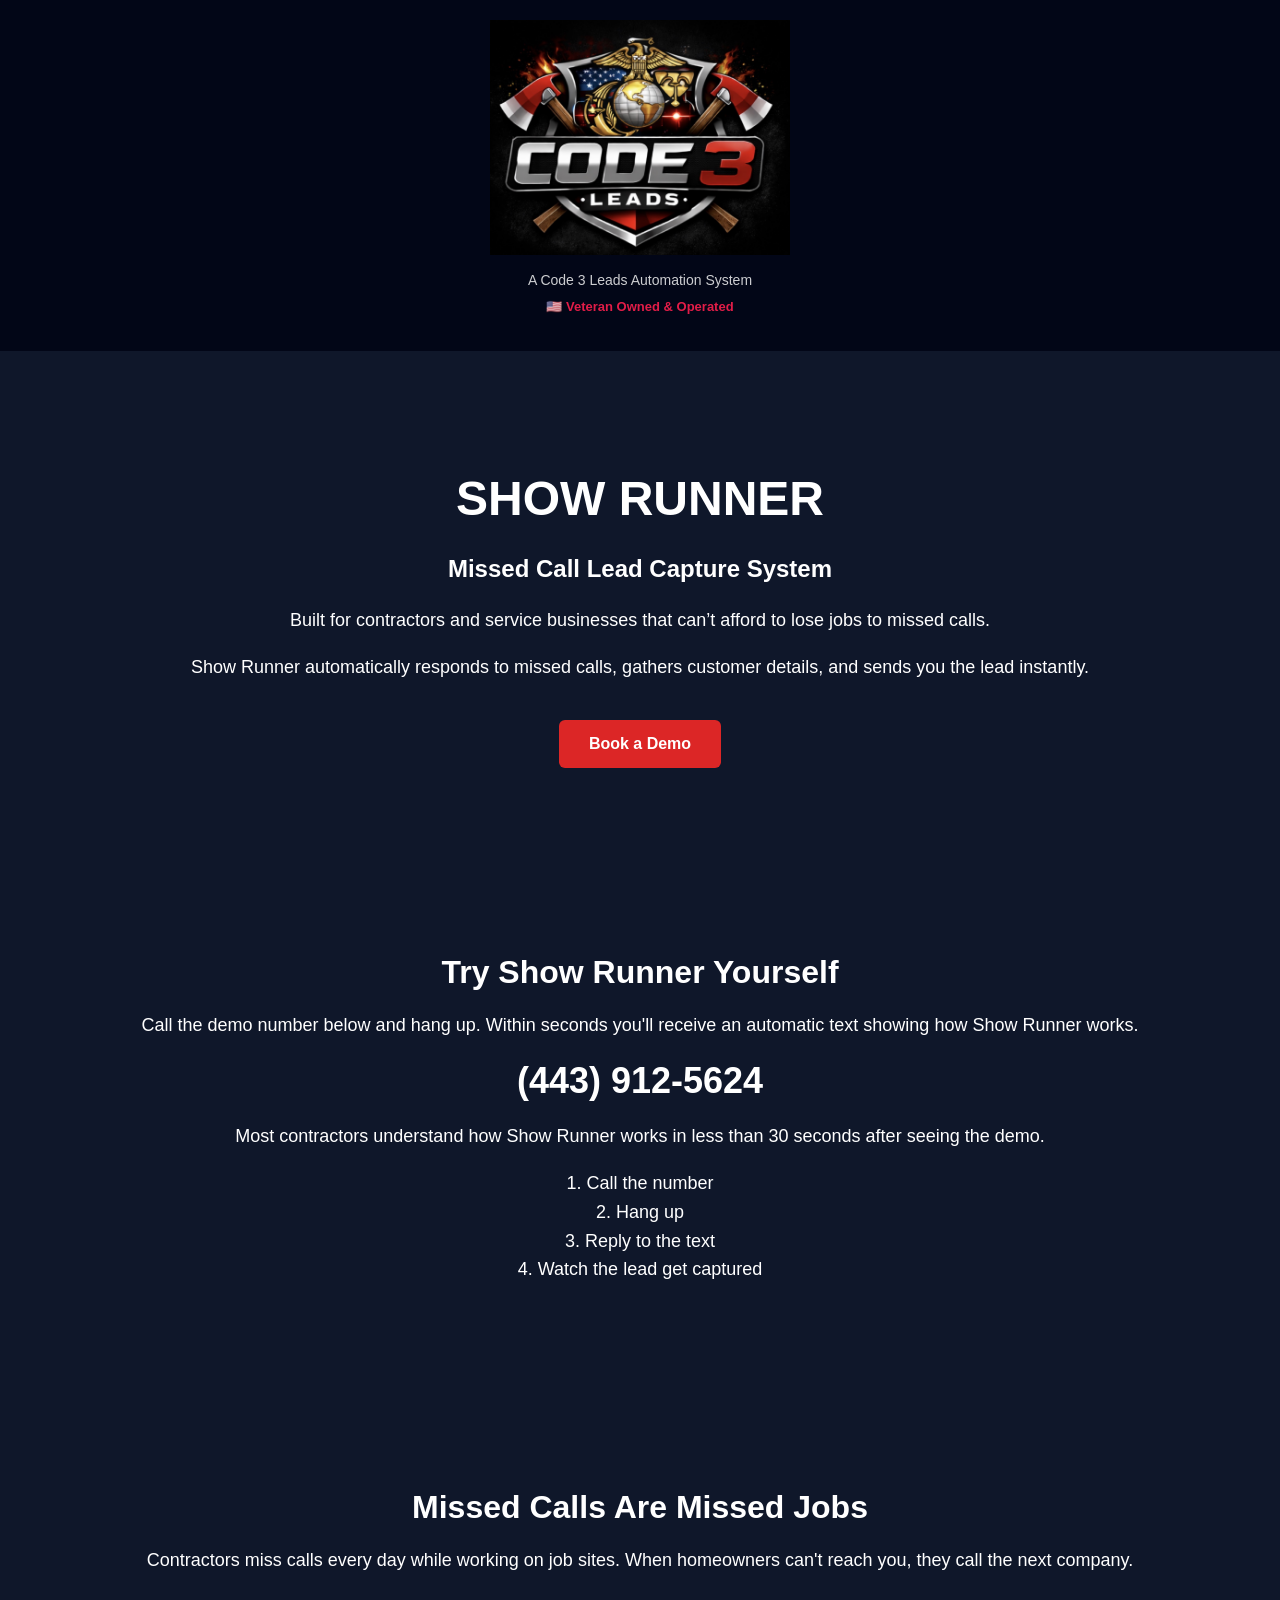
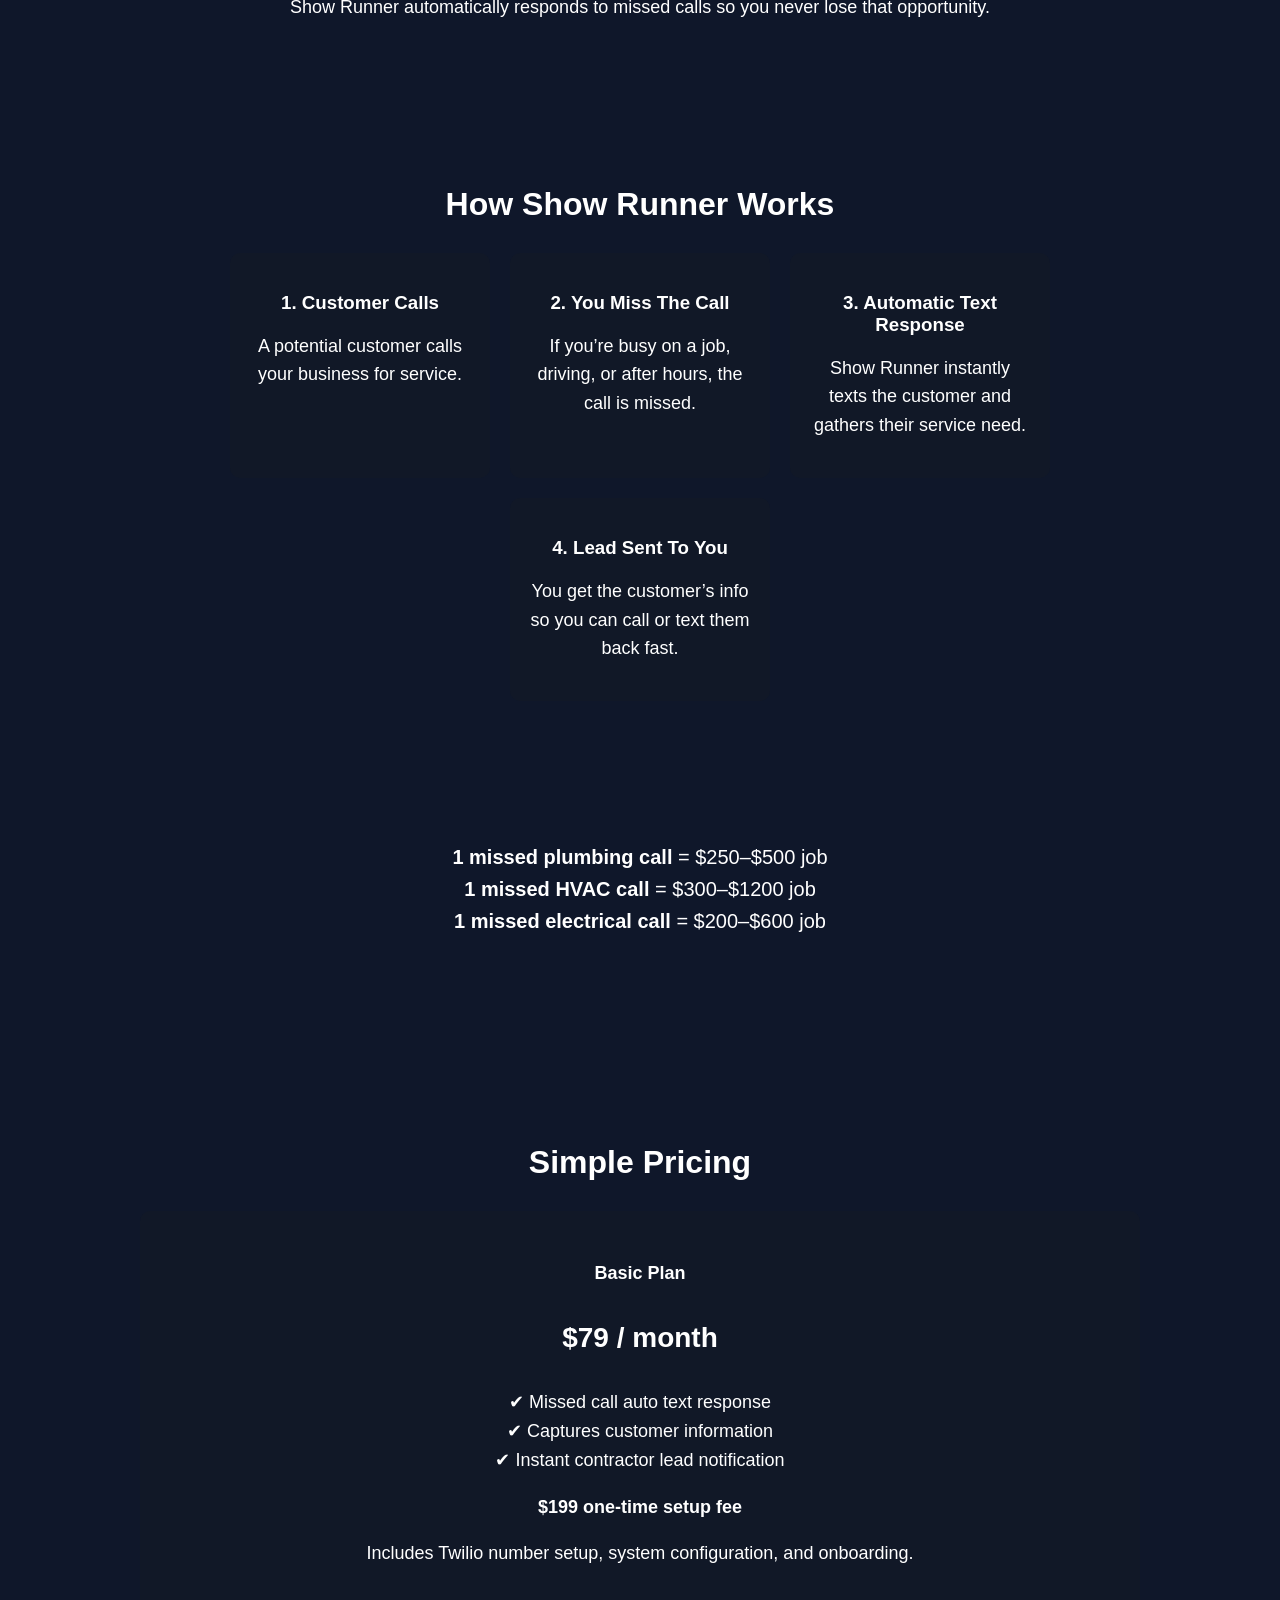
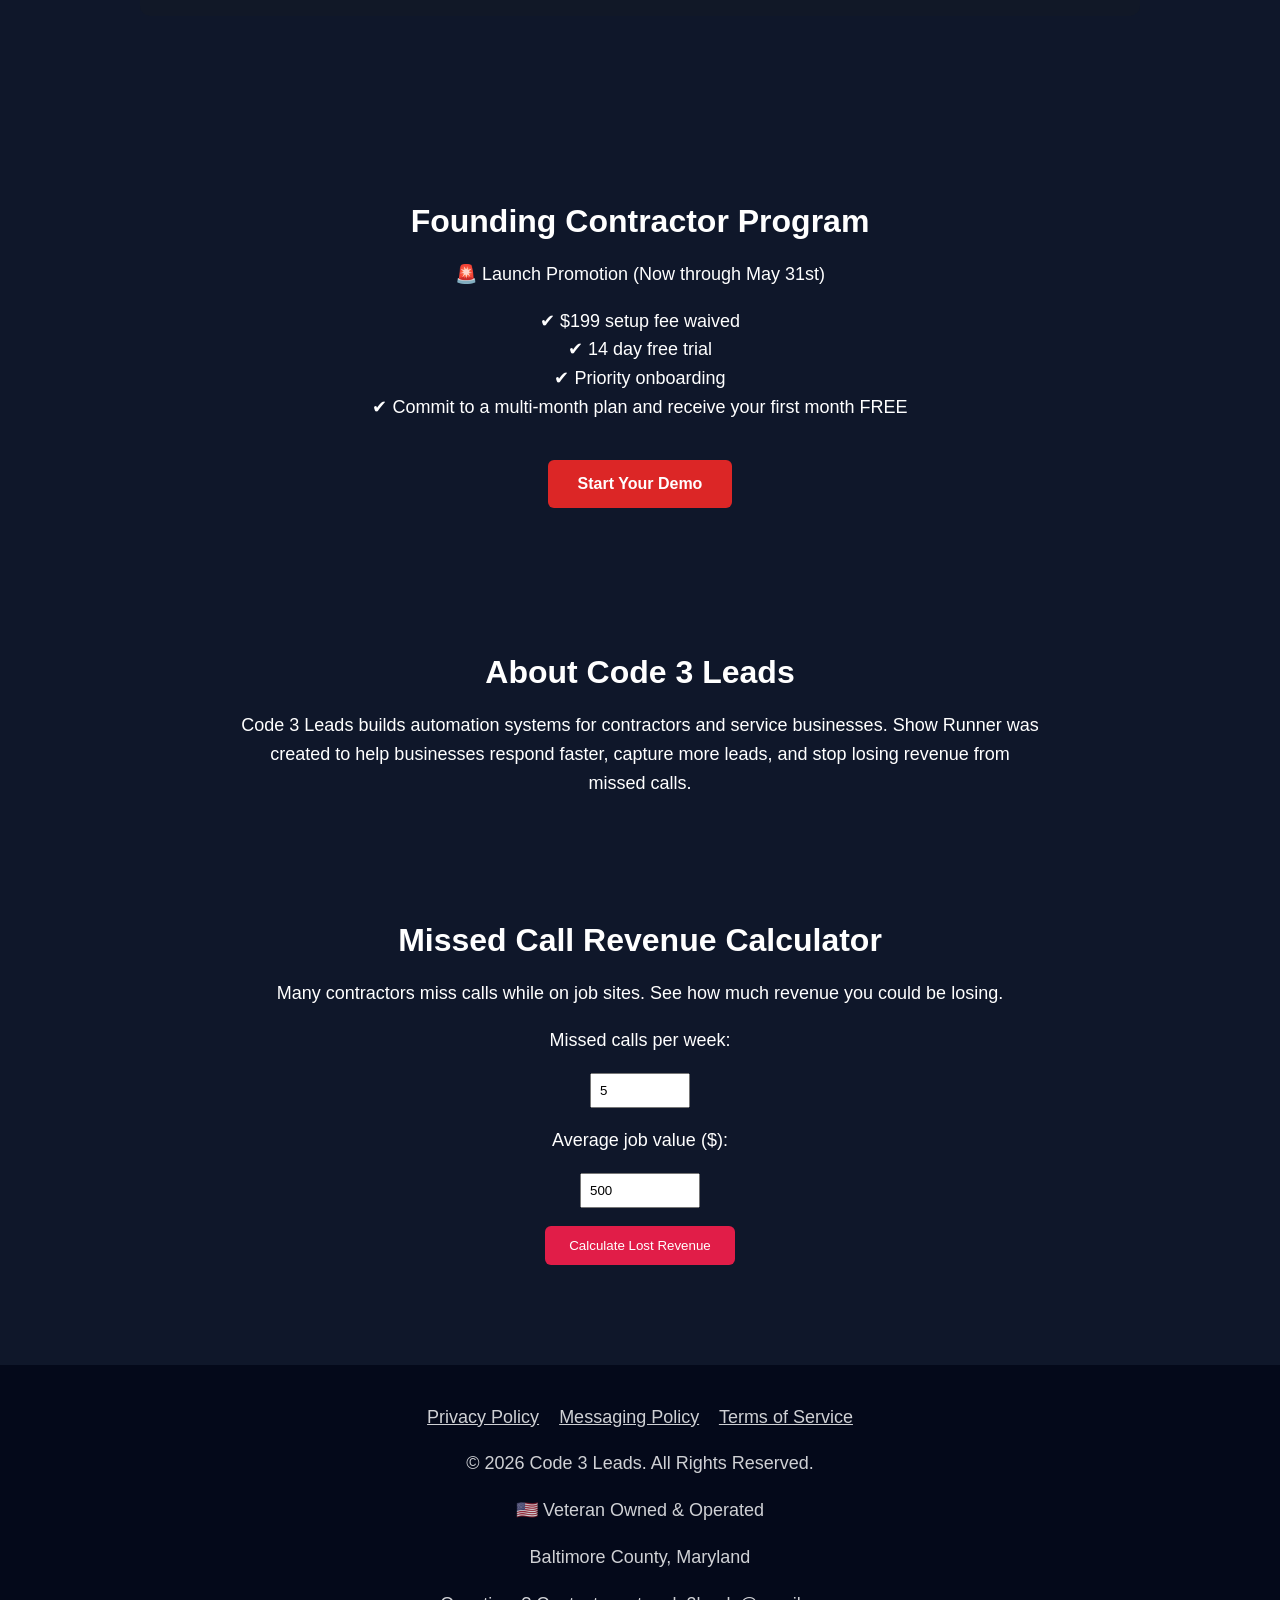
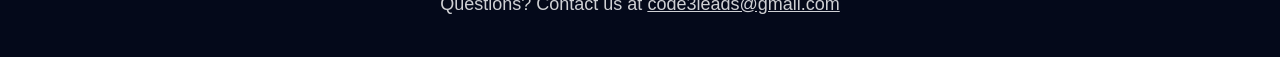
<file: index.html>
<!DOCTYPE html>
<html>
<head>
<title>Show Runner | Code 3 Leads</title>
<meta name="viewport" content="width=device-width, initial-scale=1.0">
<style>
body{
  font-family:Arial, sans-serif;
  margin:0;
  background:#0f172a;
  color:white;
  text-align:center;
}

section{
  padding:80px 20px;
  max-width:1000px;
  margin:auto;
}

h1{
  font-size:48px;
  margin-bottom:20px;
}

h2{
  font-size:32px;
  margin-bottom:20px;
}

h3{
  margin-bottom:10px;
}

p{
  font-size:18px;
  line-height:1.6;
}

.button{
  display:inline-block;
  background:#dc2626;
  color:white;
  padding:15px 30px;
  margin-top:20px;
  text-decoration:none;
  border-radius:6px;
  font-weight:bold;
}

.button:hover{
  background:#b91c1c;
}

.demo-number{
  font-size:36px;
  margin:20px 0;
  font-weight:bold;
}

.pricing-box{
  background:#111827;
  padding:30px;
  border-radius:10px;
  margin-top:30px;
}

.card-row{
  display:flex;
  flex-wrap:wrap;
  justify-content:center;
  gap:20px;
  margin-top:30px;
}

.card{
  background:#111827;
  padding:20px;
  border-radius:10px;
  width:220px;
}

.footer{
  margin-top:80px;
  font-size:14px;
  opacity:.85;
}

a{
  color:#f87171;
}
</style>
</head>

<body>

<header style="padding:20px; background:#020617; text-align:center;">
  <img src="code3-logo.png" alt="Code 3 Leads Logo" style="width:300px;">
  <p style="margin:10px 0 0 0; font-size:14px; opacity:0.8;">
    A Code 3 Leads Automation System
  </p>
  <p style="margin-top:6px; font-size:13px; color:#e11d48; font-weight:bold;">
    🇺🇸 Veteran Owned & Operated
  </p>
</header>

<section>
  <h1>SHOW RUNNER</h1>

  <p style="font-size:24px; font-weight:bold; margin-bottom:10px;">
    Missed Call Lead Capture System
  </p>

  <p>
    Built for contractors and service businesses that can’t afford to lose jobs to missed calls.
  </p>

  <p>
    Show Runner automatically responds to missed calls, gathers customer details, and sends you the lead instantly.
  </p>

  <a class="button" href="https://calendly.com/code3leads/30min" target="_blank">
    Book a Demo
  </a>
</section>

<section>
  <h2>Try Show Runner Yourself</h2>

  <p>
    Call the demo number below and hang up. Within seconds you'll receive an automatic text showing how Show Runner works.
  </p>

  <div class="demo-number">(443) 912-5624</div>

  <p>
    Most contractors understand how Show Runner works in less than 30 seconds after seeing the demo.
  </p>

  <p>
    1. Call the number<br>
    2. Hang up<br>
    3. Reply to the text<br>
    4. Watch the lead get captured
  </p>
</section>

<section>
  <h2>Missed Calls Are Missed Jobs</h2>

  <p>
    Contractors miss calls every day while working on job sites. When homeowners can't reach you, they call the next company.
  </p>

  <p>
    Show Runner automatically responds to missed calls so you never lose that opportunity.
  </p>
</section>

<section style="padding:40px 20px;">
  <h2>How Show Runner Works</h2>

  <div class="card-row">
    <div class="card">
      <h3>1. Customer Calls</h3>
      <p>A potential customer calls your business for service.</p>
    </div>

    <div class="card">
      <h3>2. You Miss The Call</h3>
      <p>If you’re busy on a job, driving, or after hours, the call is missed.</p>
    </div>

    <div class="card">
      <h3>3. Automatic Text Response</h3>
      <p>Show Runner instantly texts the customer and gathers their service need.</p>
    </div>

    <div class="card">
      <h3>4. Lead Sent To You</h3>
      <p>You get the customer’s info so you can call or text them back fast.</p>
    </div>
  </div>
</section>
<section>

<p style="font-size:20px; text-align:center;">
<strong>1 missed plumbing call</strong> = $250–$500 job<br>
<strong>1 missed HVAC call</strong> = $300–$1200 job<br>
<strong>1 missed electrical call</strong> = $200–$600 job
</p>

</section>
<section>
  <h2>Simple Pricing</h2>

  <div class="pricing-box">
    <p><strong>Basic Plan</strong></p>

    <p style="font-size:28px; font-weight:bold;">$79 / month</p> 

    <p>
      ✔ Missed call auto text response<br>
      ✔ Captures customer information<br>
      ✔ Instant contractor lead notification
    </p>

    <p><strong>$199 one-time setup fee</strong></p>

    <p>
      Includes Twilio number setup, system configuration, and onboarding.
    </p>
  </div>
</section>

<section>
  <h2>Founding Contractor Program</h2>

  <p>
    🚨 Launch Promotion (Now through May 31st)
  </p>

  <p>
    ✔ $199 setup fee waived<br>
    ✔ 14 day free trial<br>
    ✔ Priority onboarding<br>
    ✔ Commit to a multi-month plan and receive your first month FREE
  </p>

  <a class="button" href="https://calendly.com/code3leads/30min" target="_blank">
    Start Your Demo
  </a>

</section>

<section style="padding:40px 20px; max-width:800px; margin:auto;">
  <h2>About Code 3 Leads</h2>

  <p>
    Code 3 Leads builds automation systems for contractors and service businesses. Show Runner was created to help businesses respond faster, capture more leads, and stop losing revenue from missed calls.
  </p>
</section>

<section style="padding:40px; text-align:center;">
  <h2>Missed Call Revenue Calculator</h2>

  <p>
    Many contractors miss calls while on job sites. See how much revenue you could be losing.
  </p>

  <p>Missed calls per week:</p>
  <input id="missedCalls" type="number" value="5" style="padding:8px; width:80px;">

  <p>Average job value ($):</p>
  <input id="jobValue" type="number" value="500" style="padding:8px; width:100px;">

  <br><br>

  <button onclick="calculateLoss()" style="padding:12px 24px; background:#e11d48; color:white; border:none; border-radius:6px; cursor:pointer;">
    Calculate Lost Revenue
  </button>

  <h3 id="result" style="margin-top:20px;"></h3>
</section>

<footer style="background:#020617; padding:20px; text-align:center; margin-top:40px; font-size:13px; opacity:0.8;">

  <p>
    <a href="privacy-policy.html" style="color:white; margin-right:15px;">Privacy Policy</a>
    <a href="messaging-policy.html" style="color:white; margin-right:15px;">Messaging Policy</a>
    <a href="terms.html" style="color:white;">Terms of Service</a>
  </p>

  <p>© 2026 Code 3 Leads. All Rights Reserved.</p>
  <p>🇺🇸 Veteran Owned & Operated</p>
  <p>Baltimore County, Maryland</p>

  <p>
    Questions? Contact us at 
    <a href="mailto:code3leads@gmail.com?subject=Code%203%20Leads%20Inquiry" style="color:white;">
      code3leads@gmail.com
    </a>
  </p>

</footer>

<script>
function calculateLoss() {
  let missedCalls = document.getElementById("missedCalls").value;
  let jobValue = document.getElementById("jobValue").value;

  let yearlyLoss = missedCalls * jobValue * 52;

  document.getElementById("result").innerHTML =
    "Estimated Lost Revenue Per Year: $" + Number(yearlyLoss).toLocaleString() +
    "<br><br>Even capturing a small portion of these missed calls could generate thousands in additional revenue.";
}
</script>

</body>
</html>
</file>
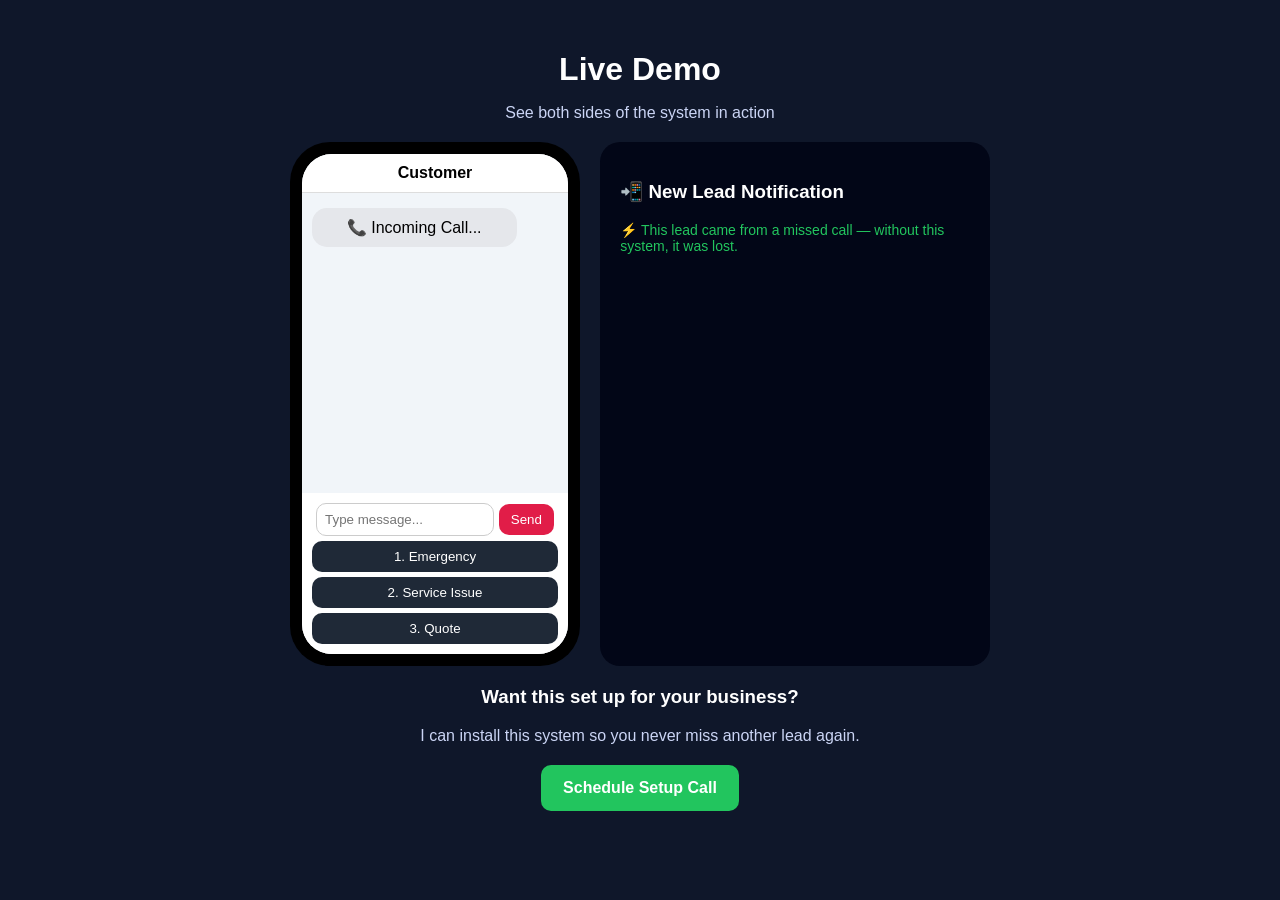
<file: demo.html>
<!DOCTYPE html>
<html>
<head>
  <title>Missed Call Demo | Code 3 Leads</title>
  <meta name="viewport" content="width=device-width, initial-scale=1.0">

  <style>
    body {
      margin: 0;
      font-family: -apple-system, BlinkMacSystemFont, sans-serif;
      background: #0f172a;
      text-align: center;
      padding: 30px 15px;
      color: white;
    }

    h1 { margin-bottom: 5px; }
    p { color: #cbd5f5; margin-bottom: 20px; }

    .container {
      display: flex;
      flex-wrap: wrap;
      justify-content: center;
      gap: 20px;
    }

    .phone {
      max-width: 350px;
      background: black;
      border-radius: 40px;
      padding: 12px;
    }

    .screen {
      background: #f1f5f9;
      border-radius: 30px;
      height: 500px;
      display: flex;
      flex-direction: column;
      overflow: hidden;
    }

    .header {
      background: white;
      color: black;
      padding: 10px;
      font-weight: bold;
      border-bottom: 1px solid #ddd;
    }

    .messages {
      flex: 1;
      padding: 10px;
      overflow-y: auto;
    }

    .bubble {
      padding: 10px;
      border-radius: 15px;
      margin: 5px 0;
      max-width: 75%;
    }

    .bot { background: #e5e7eb; color: black; }
    .user { background: #2563eb; color: white; margin-left: auto; }

    .input-area {
      background: white;
      padding: 10px;
    }

    input {
      width: 65%;
      padding: 8px;
      border-radius: 10px;
      border: 1px solid #ccc;
    }

    button {
      padding: 8px 12px;
      border-radius: 10px;
      border: none;
      background: #e11d48;
      color: white;
      cursor: pointer;
    }

    .options button {
      display: block;
      width: 100%;
      margin-top: 5px;
      background: #1f2937;
    }

    /* Contractor panel */
    .panel {
      max-width: 350px;
      background: #020617;
      border-radius: 20px;
      padding: 20px;
      text-align: left;
    }

    .lead {
      background: #1f2937;
      padding: 15px;
      border-radius: 10px;
      margin-top: 10px;
      display: none;
    }

    .call-btn {
      display: block;
      margin-top: 10px;
      padding: 10px;
      background: #22c55e;
      text-align: center;
      border-radius: 8px;
      text-decoration: none;
      color: white;
    }

  </style>
</head>

<body>

<h1>Live Demo</h1>
<p>See both sides of the system in action</p>

<div class="container">

  <!-- CUSTOMER PHONE -->
  <div class="phone">
    <div class="screen">

      <div class="header">Customer</div>

      <div class="messages" id="chat"></div>

      <div class="input-area">
        <input id="input" placeholder="Type message...">
        <button onclick="send()">Send</button>

        <div class="options" id="options">
          <button onclick="choose(1)">1. Emergency</button>
          <button onclick="choose(2)">2. Service Issue</button>
          <button onclick="choose(3)">3. Quote</button>
        </div>

      </div>
    </div>
  </div>

  <!-- CONTRACTOR PANEL -->
  <div class="panel">
    <h3>📲 New Lead Notification</h3>

    <p style="color:#22c55e; font-size:14px;">
⚡ This lead came from a missed call — without this system, it was lost.
</p>

    <div class="lead" id="leadBox">
      <strong>John Smith</strong><br>
      📞 (410) 555-1234<br><br>
      <span id="leadText"></span>

<a href="tel:14105551234" class="call-btn">📞 Call Now</a>
<a href="sms:14105551234" class="call-btn">💬 Text Now</a>
    </div>
  </div>

</div>

<script>
let step = 0;
let selectedText = "";
let priority = "";

window.onload = () => {
  bot("📞 Incoming Call...");
  
  setTimeout(() => bot("❌ Missed Call"), 1000);

  setTimeout(() => {
    bot("Hey! Sorry we missed your call.\n\nWhat can we help you with?");
  }, 2000);
};

function getTime(){
  let now = new Date();
  let hrs = now.getHours();
  let mins = now.getMinutes().toString().padStart(2, '0');
  return hrs + ":" + mins;
}

function bot(text){
  let m = document.createElement("div");
  m.className = "bubble bot";
  m.innerText = text;
  chat.appendChild(m);
  chat.scrollTop = chat.scrollHeight;
}

function user(text){
  let m = document.createElement("div");
  m.className = "bubble user";
  m.innerText = text;
  chat.appendChild(m);
  chat.scrollTop = chat.scrollHeight;
}

function choose(option){

  if(option == 1){
    selectedText = "Emergency Service";
    priority = "🔥 HIGH PRIORITY";
  } 
  else if(option == 2){
    selectedText = "Service Issue";
    priority = "⚠️ Normal Priority";
  } 
  else {
    selectedText = "Quote Request";
    priority = "📋 Estimate Request";
  }

  user(selectedText);

  document.getElementById("options").style.display = "none";

  setTimeout(() => {
    if(option == 1){
      bot("Emergency — what’s happening?");
    } else if(option == 2){
      bot("Can you describe the issue?");
    } else {
      bot("What are you looking to get a quote for?");
    }
    step = 1;
  }, 400);
}

function send(){
  let val = input.value;
  if(!val) return;

  user(val);
  input.value = "";

  if(step === 1){

    bot("⏳ Sending to contractor...");

    setTimeout(() => {

      document.getElementById("leadBox").style.display = "block";

      document.getElementById("leadText").innerHTML =
        "<strong>" + selectedText + "</strong><br>" +
        val + "<br><br>" +
        "<small>" + priority + "</small><br>" +
        "<small>Received at " + getTime() + "</small>";

      bot("✅ Contractor notified. They will contact you shortly.");

      // highlight animation
      let box = document.getElementById("leadBox");
      box.style.boxShadow = "0 0 15px #22c55e";
      setTimeout(() => {
        box.style.boxShadow = "none";
      }, 1500);

    }, 800);
  }
}
</script>

<div style="margin-top:20px; text-align:center;">

  <h3 style="color:white;">Want this set up for your business?</h3>

  <p style="color:#cbd5f5;">
  I can install this system so you never miss another lead again.
  </p>

  <a href="https://calendly.com/code3leads/30min" target="_blank"
     style="display:inline-block; padding:14px 22px; background:#22c55e; color:white; border-radius:10px; text-decoration:none; font-weight:bold;">
     Schedule Setup Call
  </a>

</div>

</body>
</html>
</file>
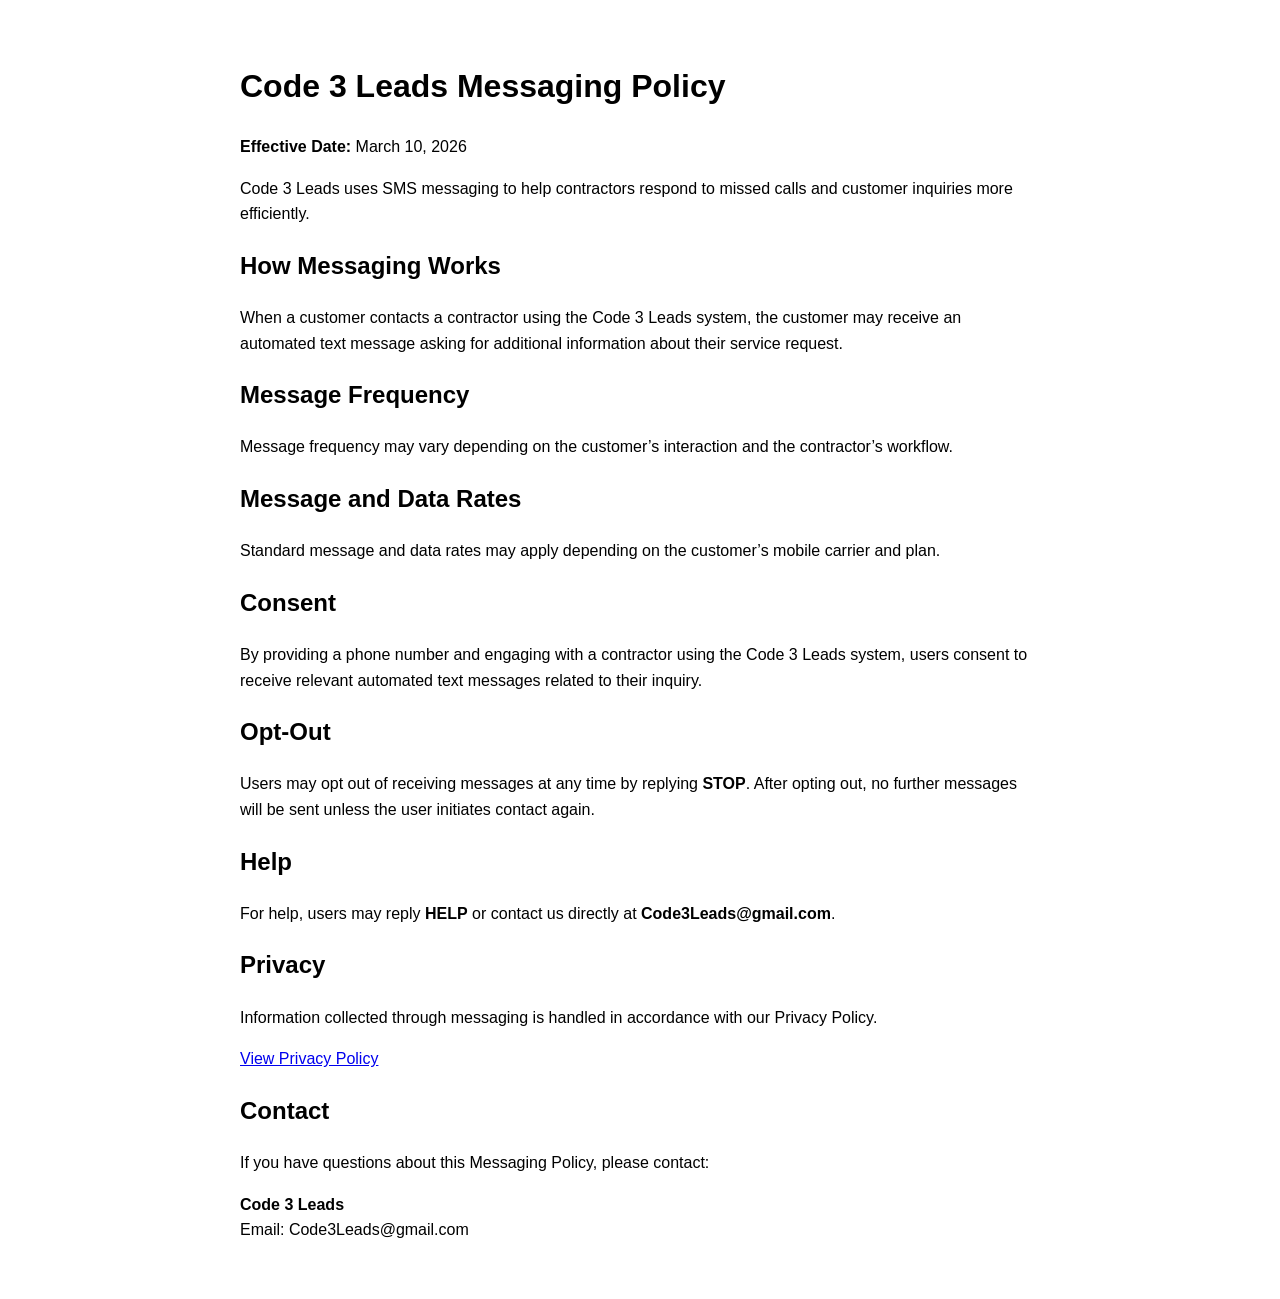
<file: messaging-policy.html>
<!DOCTYPE html>
<html>
<head>
<title>Messaging Policy - Code 3 Leads</title>
<meta name="viewport" content="width=device-width, initial-scale=1.0">
</head>

<body style="font-family:Arial; padding:40px; max-width:800px; margin:auto; line-height:1.6;">

<h1>Code 3 Leads Messaging Policy</h1>

<p><strong>Effective Date:</strong> March 10, 2026</p>

<p>
Code 3 Leads uses SMS messaging to help contractors respond to missed calls and customer inquiries more efficiently.
</p>

<h2>How Messaging Works</h2>

<p>
When a customer contacts a contractor using the Code 3 Leads system, the customer may receive an automated text message asking for additional information about their service request.
</p>

<h2>Message Frequency</h2>

<p>
Message frequency may vary depending on the customer’s interaction and the contractor’s workflow.
</p>

<h2>Message and Data Rates</h2>

<p>
Standard message and data rates may apply depending on the customer’s mobile carrier and plan.
</p>

<h2>Consent</h2>

<p>
By providing a phone number and engaging with a contractor using the Code 3 Leads system, users consent to receive relevant automated text messages related to their inquiry.
</p>

<h2>Opt-Out</h2>

<p>
Users may opt out of receiving messages at any time by replying <strong>STOP</strong>. After opting out, no further messages will be sent unless the user initiates contact again.
</p>

<h2>Help</h2>

<p>
For help, users may reply <strong>HELP</strong> or contact us directly at <strong>Code3Leads@gmail.com</strong>.
</p>

<h2>Privacy</h2>

<p>
Information collected through messaging is handled in accordance with our Privacy Policy.
</p>

<p>
<a href="privacy-policy.html">View Privacy Policy</a>
</p>

<h2>Contact</h2>

<p>
If you have questions about this Messaging Policy, please contact:
</p>

<p>
<strong>Code 3 Leads</strong><br>
Email: Code3Leads@gmail.com
</p>

</body>
</html>
</file>
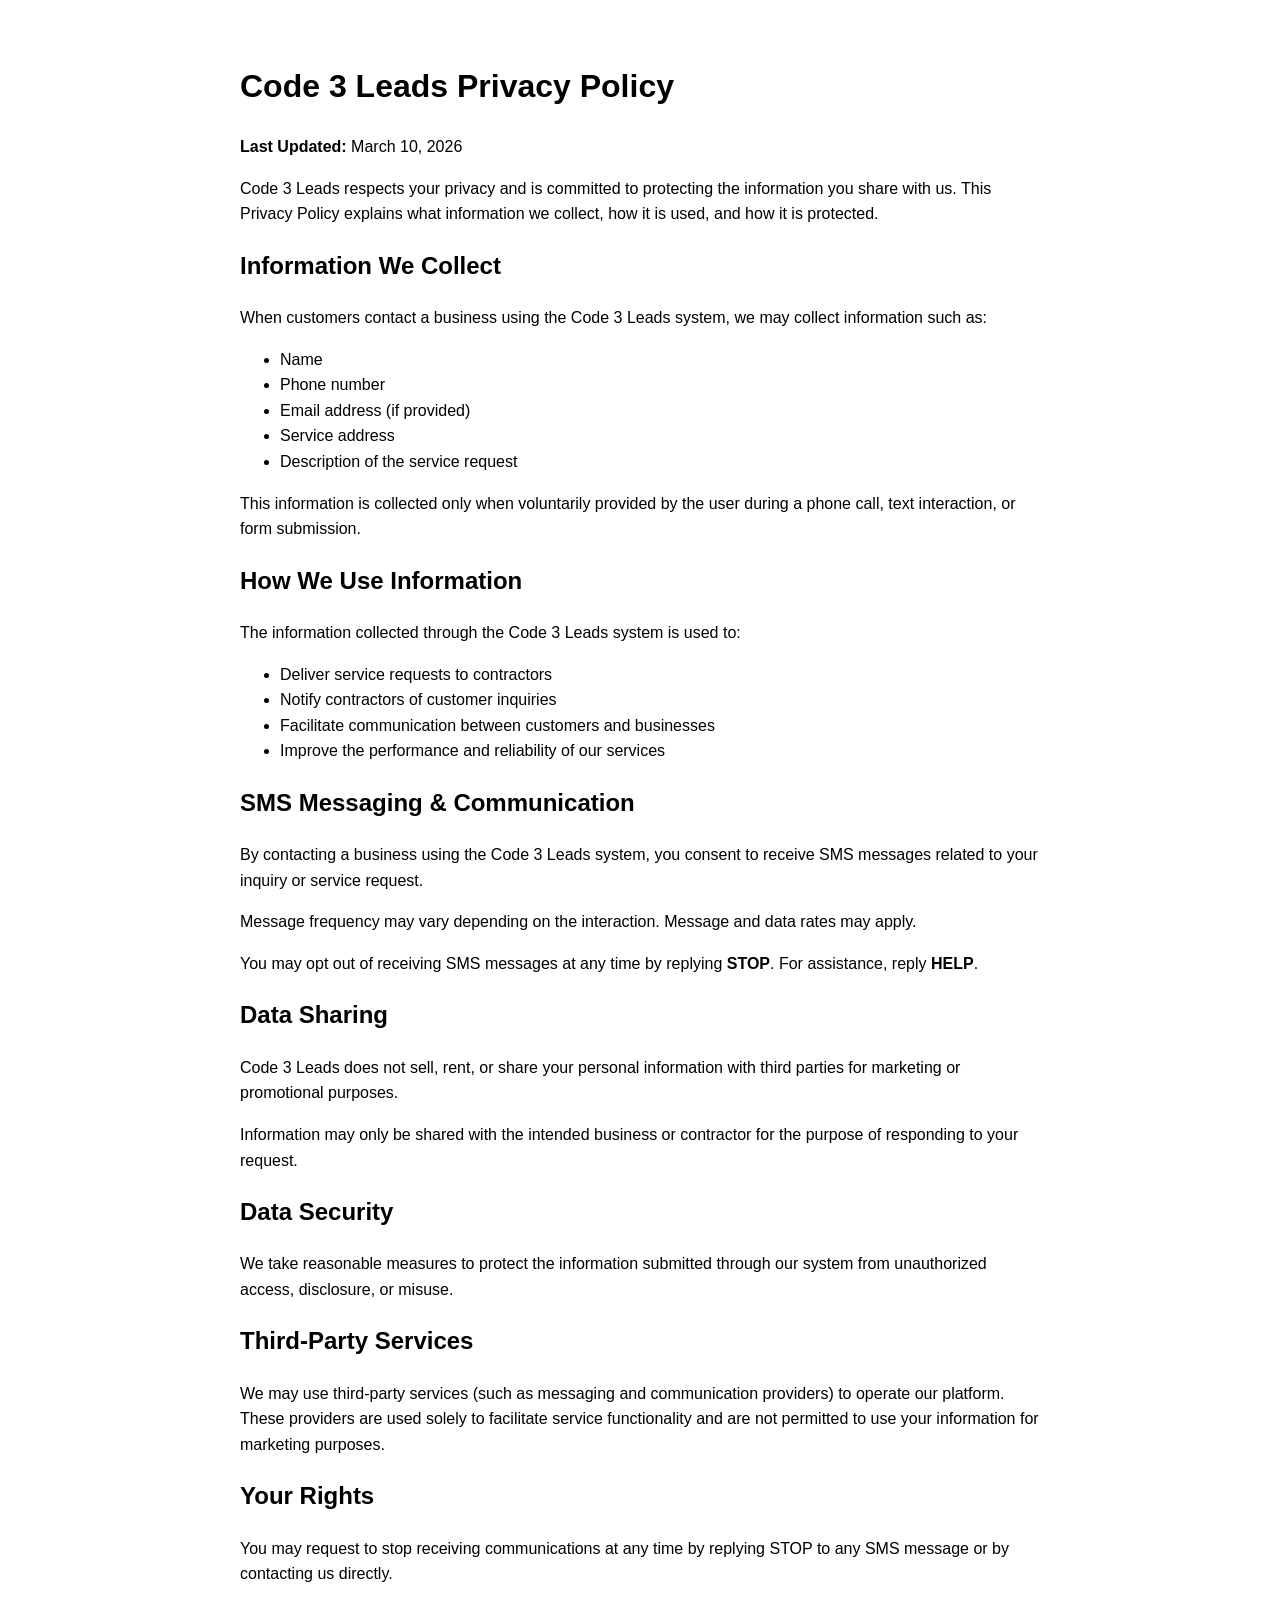
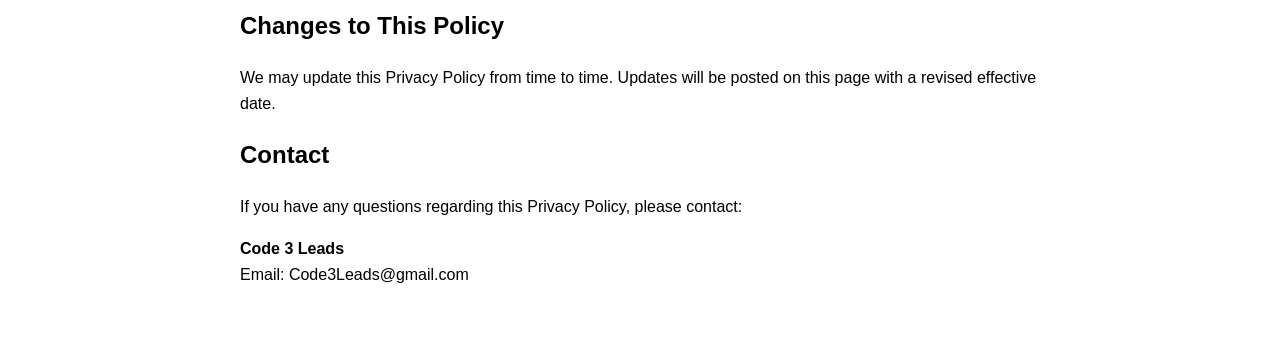
<file: privacy-policy.html>
<!DOCTYPE html>
<html>
<head>
<title>Privacy Policy - Code 3 Leads</title>
<meta name="viewport" content="width=device-width, initial-scale=1.0">
</head>

<body style="font-family:Arial; padding:40px; max-width:800px; margin:auto; line-height:1.6;">

<h1>Code 3 Leads Privacy Policy</h1>
<p><strong>Last Updated:</strong> March 10, 2026</p>

<p>
Code 3 Leads respects your privacy and is committed to protecting the information you share with us. This Privacy Policy explains what information we collect, how it is used, and how it is protected.
</p>

<h2>Information We Collect</h2>
<p>
When customers contact a business using the Code 3 Leads system, we may collect information such as:
</p>

<ul>
<li>Name</li>
<li>Phone number</li>
<li>Email address (if provided)</li>
<li>Service address</li>
<li>Description of the service request</li>
</ul>

<p>
This information is collected only when voluntarily provided by the user during a phone call, text interaction, or form submission.
</p>

<h2>How We Use Information</h2>
<p>
The information collected through the Code 3 Leads system is used to:
</p>

<ul>
<li>Deliver service requests to contractors</li>
<li>Notify contractors of customer inquiries</li>
<li>Facilitate communication between customers and businesses</li>
<li>Improve the performance and reliability of our services</li>
</ul>

<h2>SMS Messaging & Communication</h2>
<p>
By contacting a business using the Code 3 Leads system, you consent to receive SMS messages related to your inquiry or service request.
</p>

<p>
Message frequency may vary depending on the interaction. Message and data rates may apply.
</p>

<p>
You may opt out of receiving SMS messages at any time by replying <strong>STOP</strong>. For assistance, reply <strong>HELP</strong>.
</p>

<h2>Data Sharing</h2>
<p>
Code 3 Leads does not sell, rent, or share your personal information with third parties for marketing or promotional purposes.
</p>

<p>
Information may only be shared with the intended business or contractor for the purpose of responding to your request.
</p>

<h2>Data Security</h2>
<p>
We take reasonable measures to protect the information submitted through our system from unauthorized access, disclosure, or misuse.
</p>

<h2>Third-Party Services</h2>
<p>
We may use third-party services (such as messaging and communication providers) to operate our platform. These providers are used solely to facilitate service functionality and are not permitted to use your information for marketing purposes.
</p>

<h2>Your Rights</h2>
<p>
You may request to stop receiving communications at any time by replying STOP to any SMS message or by contacting us directly.
</p>

<h2>Changes to This Policy</h2>
<p>
We may update this Privacy Policy from time to time. Updates will be posted on this page with a revised effective date.
</p>

<h2>Contact</h2>
<p>
If you have any questions regarding this Privacy Policy, please contact:
</p>

<p>
<strong>Code 3 Leads</strong><br>
Email: Code3Leads@gmail.com
</p>
  
</body>
</html>
</file>
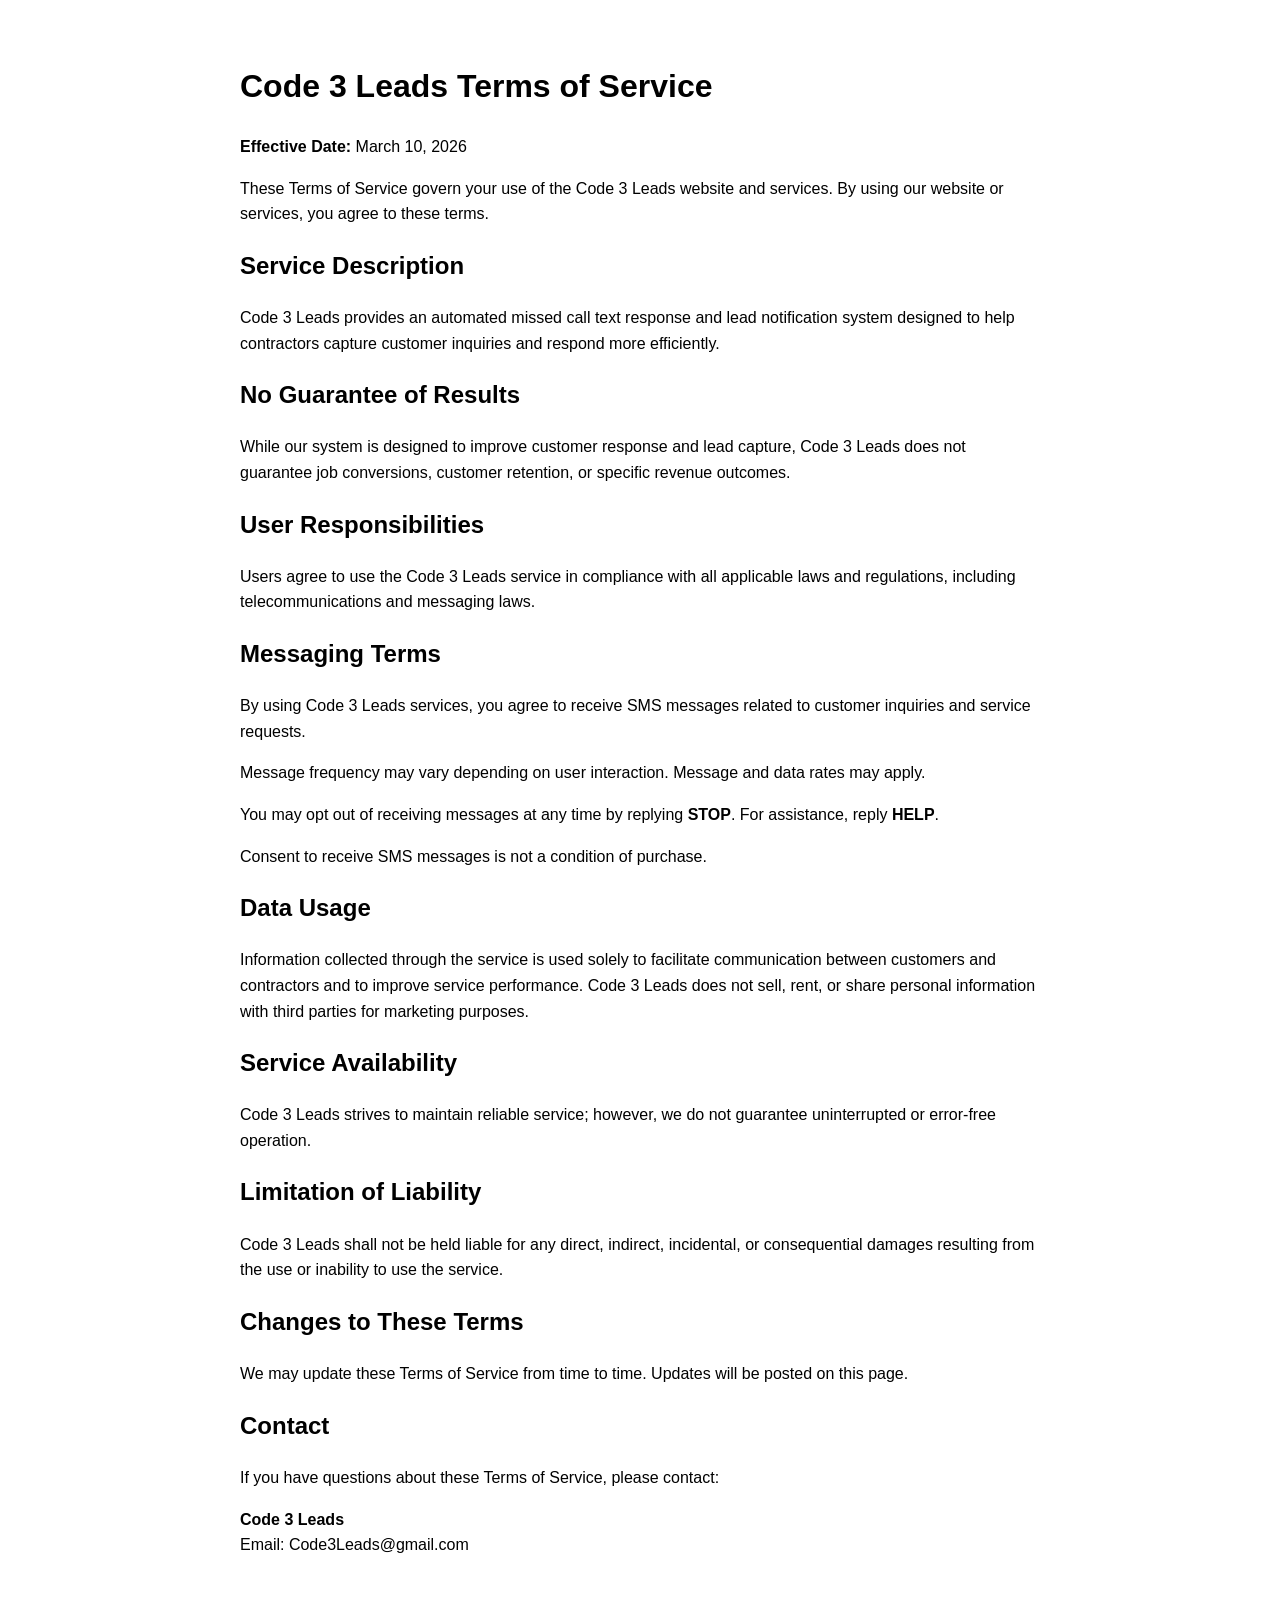
<file: terms.html>
<!DOCTYPE html>
<html>
<head>
<title>Terms of Service - Code 3 Leads</title>
<meta name="viewport" content="width=device-width, initial-scale=1.0">
</head>

<body style="font-family:Arial; padding:40px; max-width:800px; margin:auto; line-height:1.6;">

<h1>Code 3 Leads Terms of Service</h1>
<p><strong>Effective Date:</strong> March 10, 2026</p>

<p>
These Terms of Service govern your use of the Code 3 Leads website and services. By using our website or services, you agree to these terms.
</p>

<h2>Service Description</h2>
<p>
Code 3 Leads provides an automated missed call text response and lead notification system designed to help contractors capture customer inquiries and respond more efficiently.
</p>

<h2>No Guarantee of Results</h2>
<p>
While our system is designed to improve customer response and lead capture, Code 3 Leads does not guarantee job conversions, customer retention, or specific revenue outcomes.
</p>

<h2>User Responsibilities</h2>
<p>
Users agree to use the Code 3 Leads service in compliance with all applicable laws and regulations, including telecommunications and messaging laws.
</p>

<h2>Messaging Terms</h2>
<p>
By using Code 3 Leads services, you agree to receive SMS messages related to customer inquiries and service requests.
</p>

<p>
Message frequency may vary depending on user interaction. Message and data rates may apply.
</p>

<p>
You may opt out of receiving messages at any time by replying <strong>STOP</strong>. For assistance, reply <strong>HELP</strong>.
</p>

<p>
Consent to receive SMS messages is not a condition of purchase.
</p>

<h2>Data Usage</h2>
<p>
Information collected through the service is used solely to facilitate communication between customers and contractors and to improve service performance. Code 3 Leads does not sell, rent, or share personal information with third parties for marketing purposes.
</p>

<h2>Service Availability</h2>
<p>
Code 3 Leads strives to maintain reliable service; however, we do not guarantee uninterrupted or error-free operation.
</p>

<h2>Limitation of Liability</h2>
<p>
Code 3 Leads shall not be held liable for any direct, indirect, incidental, or consequential damages resulting from the use or inability to use the service.
</p>

<h2>Changes to These Terms</h2>
<p>
We may update these Terms of Service from time to time. Updates will be posted on this page.
</p>

<h2>Contact</h2>
<p>
If you have questions about these Terms of Service, please contact:
</p>

<p>
<strong>Code 3 Leads</strong><br>
Email: Code3Leads@gmail.com
</p>

</body>
</html>
</file>
